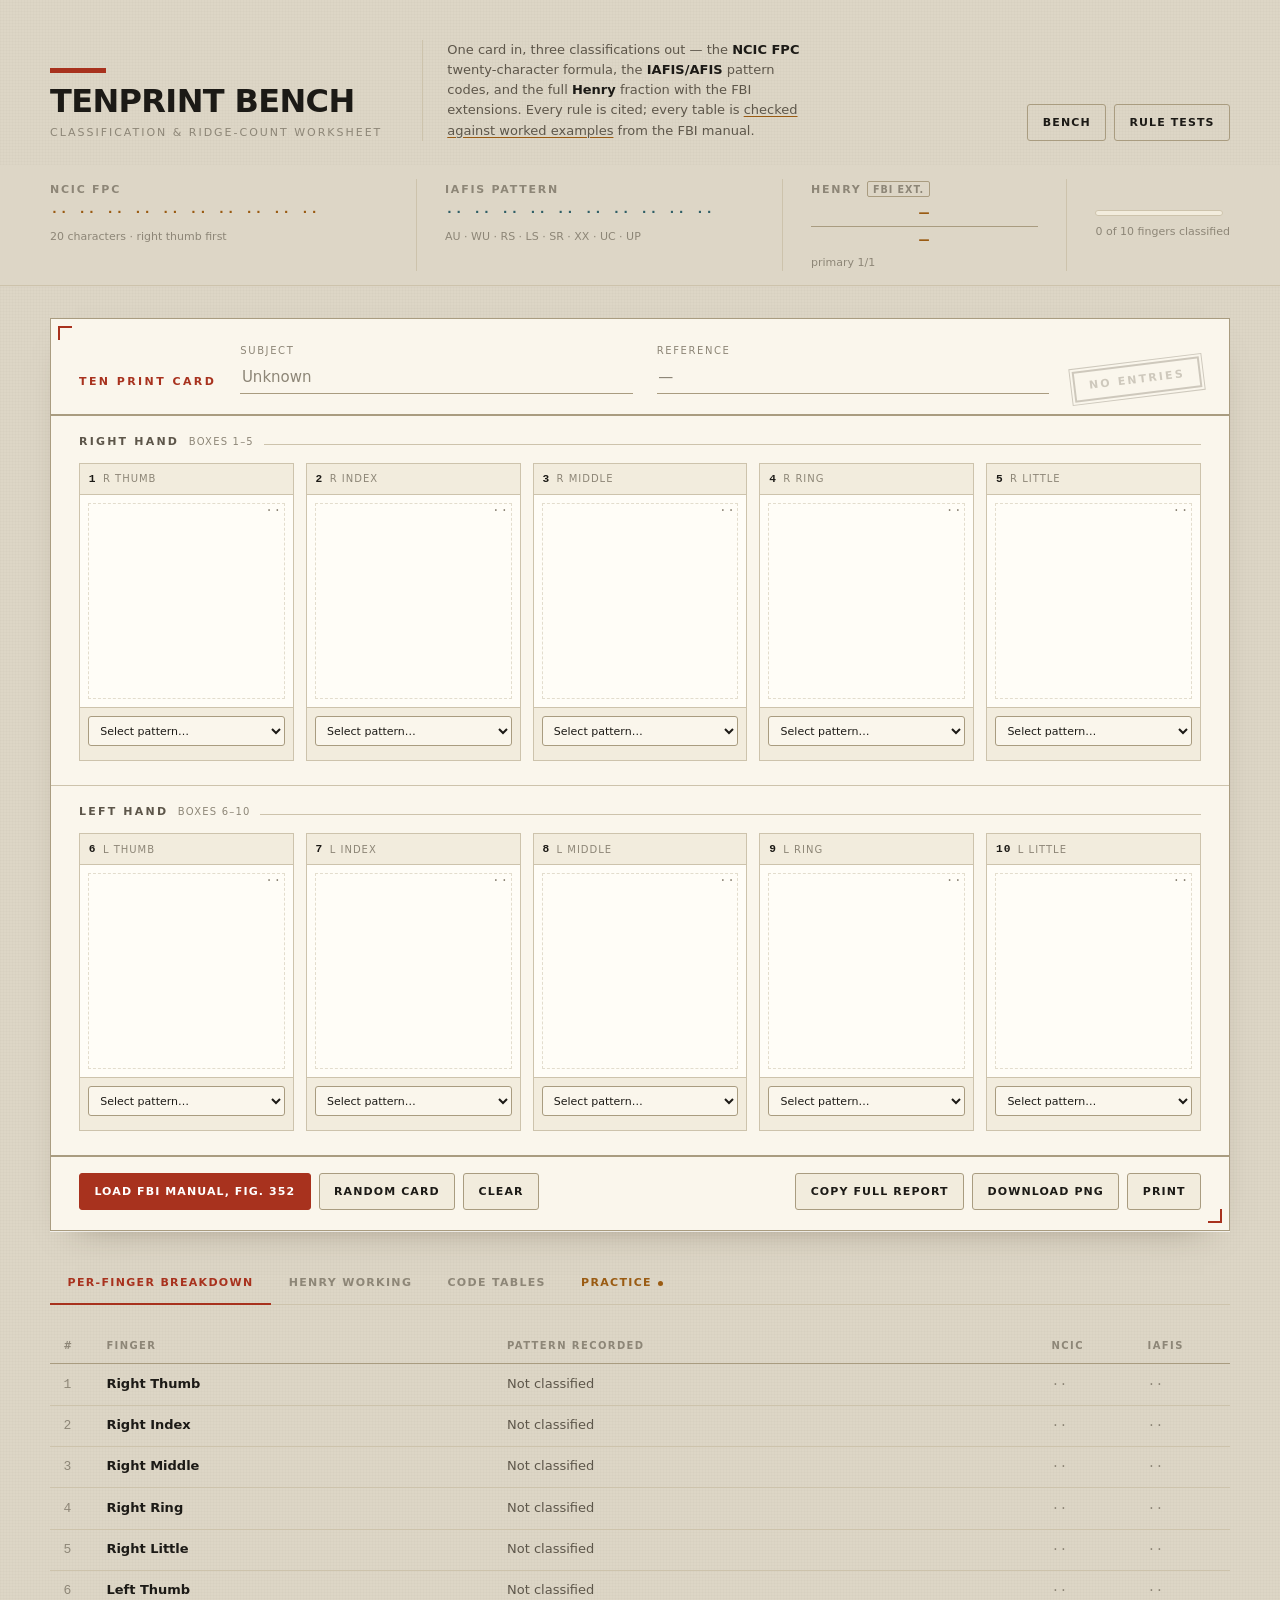
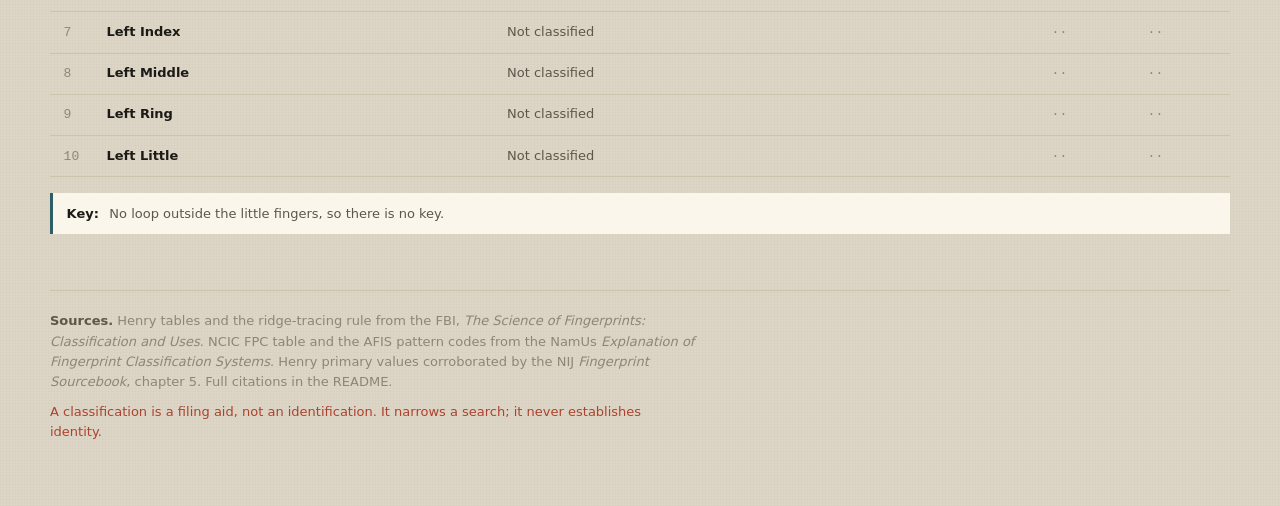
<file: index.html>
<!DOCTYPE html>
<html lang="en" data-theme="dark">
<head>
<meta charset="UTF-8">
<meta name="viewport" content="width=device-width, initial-scale=1">
<title>Tenprint Bench — NCIC, IAFIS &amp; Henry fingerprint classification</title>
<meta name="description" content="Classify a ten-finger card three ways at once: NCIC FPC, IAFIS/AFIS pattern codes, and the Henry system with FBI extensions.">
<link rel="stylesheet" href="assets/styles.css">
<link rel="icon" href="data:image/svg+xml,%3Csvg xmlns='http://www.w3.org/2000/svg' viewBox='0 0 32 32'%3E%3Ctext y='26' font-size='26'%3E%F0%9F%AB%86%3C/text%3E%3C/svg%3E">
<script>
/* Settle the theme before first paint. Doing this from app.js instead would
   paint the default once and then transition, which reads as a flash. */
(function () {
    var t = null;
    try { t = localStorage.getItem("tenprint-bench:theme"); } catch (e) { /* ignore */ }
    if (t !== "light" && t !== "dark") {
        t = window.matchMedia && window.matchMedia("(prefers-color-scheme: light)").matches
            ? "light" : "dark";
    }
    document.documentElement.setAttribute("data-theme", t);
})();
</script>
</head>
<body>

<a class="skip" href="#card">Skip to the card</a>

<header class="masthead">
    <div class="masthead-id">
        <span class="masthead-rule" aria-hidden="true"></span>
        <h1>Tenprint&nbsp;Bench</h1>
        <p class="masthead-sub">Classification &amp; ridge-count worksheet</p>
    </div>

    <p class="masthead-blurb">
        One card in, three classifications out — the <strong>NCIC FPC</strong> twenty-character
        formula, the <strong>IAFIS/AFIS</strong> pattern codes, and the full
        <strong>Henry</strong> fraction with the FBI extensions. Every rule is
        cited; every table is <a href="tests.html">checked against worked examples</a>
        from the FBI manual.
    </p>

    <div class="masthead-tools">
        <button type="button" id="themeToggle" class="btn btn-quiet" aria-pressed="false">
            <span data-theme-label>Paper</span>
        </button>
        <a class="btn btn-quiet" href="tests.html">Rule tests</a>
    </div>
</header>

<!-- ===================================================================
     The rail. Sticks to the top so the three formulas stay visible
     while the card below is being filled in.
     =================================================================== -->
<div class="rail" id="rail">
    <div class="rail-inner">

        <section class="readout" data-system="ncic" aria-labelledby="ncic-label">
            <header>
                <h2 id="ncic-label">NCIC <abbr title="Fingerprint Classification">FPC</abbr></h2>
                <button type="button" class="copy" data-copy="ncic" title="Copy the NCIC code">Copy</button>
            </header>
            <output class="code code-ncic" id="ncicCode">·· ·· ·· ·· ·· ·· ·· ·· ·· ··</output>
            <p class="readout-note" id="ncicNote">20 characters · right thumb first</p>
        </section>

        <section class="readout" data-system="afis" aria-labelledby="afis-label">
            <header>
                <h2 id="afis-label">IAFIS pattern</h2>
                <button type="button" class="copy" data-copy="afis" title="Copy the IAFIS codes">Copy</button>
            </header>
            <output class="code code-afis" id="afisCode">·· ·· ·· ·· ·· ·· ·· ·· ·· ··</output>
            <p class="readout-note" id="afisNote">AU · WU · RS · LS · SR · XX · UC · UP</p>
        </section>

        <section class="readout readout-henry" data-system="henry" aria-labelledby="henry-label">
            <header>
                <h2 id="henry-label">Henry <span class="tag">FBI ext.</span></h2>
                <button type="button" class="copy" data-copy="henry" title="Copy the Henry formula">Copy</button>
            </header>
            <output class="fraction" id="henryCode">
                <span class="fraction-num" id="henryNum">—</span>
                <span class="fraction-bar" aria-hidden="true"></span>
                <span class="fraction-den" id="henryDen">—</span>
            </output>
            <p class="readout-note" id="henryNote">key · major · primary · secondary · subsecondary · final</p>
        </section>

        <div class="rail-status">
            <div class="meter" role="progressbar" aria-valuemin="0" aria-valuemax="10" aria-valuenow="0" id="meter">
                <span class="meter-fill" id="meterFill"></span>
            </div>
            <p class="rail-count"><output id="meterLabel">0</output> of 10 fingers classified</p>
        </div>

    </div>
</div>

<main>

<!-- ===================================================================
     The card. Boxes 1-5 are the right hand, 6-10 the left, matching
     the layout of a real tenprint card.
     =================================================================== -->
<section class="card" id="card" aria-labelledby="card-label">

    <div class="card-head">
        <h2 id="card-label" class="card-title">Ten&nbsp;Print Card</h2>

        <div class="field">
            <label for="subjectName">Subject</label>
            <input type="text" id="subjectName" placeholder="Unknown" autocomplete="off" spellcheck="false">
        </div>
        <div class="field">
            <label for="caseRef">Reference</label>
            <input type="text" id="caseRef" placeholder="—" autocomplete="off" spellcheck="false">
        </div>

        <div class="stamp" id="stamp" data-state="empty"><span>No entries</span></div>
    </div>

    <div class="hands">
        <section class="hand" data-hand="right" aria-labelledby="right-label">
            <h3 id="right-label"><span>Right hand</span><small>boxes 1&ndash;5</small></h3>
            <div class="fingers" data-slots="right"></div>
        </section>

        <section class="hand" data-hand="left" aria-labelledby="left-label">
            <h3 id="left-label"><span>Left hand</span><small>boxes 6&ndash;10</small></h3>
            <div class="fingers" data-slots="left"></div>
        </section>
    </div>

    <div class="card-foot">
        <button type="button" class="btn btn-primary" id="loadExample">Load worked example</button>
        <button type="button" class="btn" id="randomise">Random card</button>
        <button type="button" class="btn" id="clearAll">Clear</button>
        <span class="foot-spacer"></span>
        <button type="button" class="btn" id="copyReport">Copy full report</button>
        <button type="button" class="btn" id="downloadPng">Download PNG</button>
        <button type="button" class="btn" id="printCard">Print</button>
    </div>
</section>

<!-- ===================================================================
     Workings. Everything the three readouts are hiding.
     =================================================================== -->
<section class="workings" aria-labelledby="workings-label">
    <h2 id="workings-label" class="visually-hidden">Detailed workings</h2>

    <div class="tabs" role="tablist" aria-label="Detailed workings">
        <button role="tab" id="tab-breakdown" aria-controls="panel-breakdown" aria-selected="true"  class="tab">Per-finger breakdown</button>
        <button role="tab" id="tab-henry"     aria-controls="panel-henry"     aria-selected="false" class="tab" tabindex="-1">Henry working</button>
        <button role="tab" id="tab-reference" aria-controls="panel-reference" aria-selected="false" class="tab" tabindex="-1">Code tables</button>
        <button role="tab" id="tab-practice"  aria-controls="panel-practice"  aria-selected="false" class="tab tab-accent" tabindex="-1">Practice<span class="tab-dot" aria-hidden="true"></span></button>
    </div>

    <div class="panel" id="panel-breakdown" role="tabpanel" aria-labelledby="tab-breakdown" tabindex="0">
        <div class="table-scroll">
            <table class="breakdown">
                <caption class="visually-hidden">Per-finger classification breakdown</caption>
                <thead>
                    <tr>
                        <th scope="col" class="col-no">#</th>
                        <th scope="col">Finger</th>
                        <th scope="col">Pattern recorded</th>
                        <th scope="col" class="col-code">NCIC</th>
                        <th scope="col" class="col-code">IAFIS</th>
                    </tr>
                </thead>
                <tbody id="breakdownBody"></tbody>
            </table>
        </div>
        <div class="flags" id="flags"></div>
    </div>

    <div class="panel" id="panel-henry" role="tabpanel" aria-labelledby="tab-henry" tabindex="0" hidden>
        <div class="henry-grid" id="henryGrid"></div>
    </div>

    <div class="panel" id="panel-reference" role="tabpanel" aria-labelledby="tab-reference" tabindex="0" hidden>
        <div class="ref-grid">

            <article class="ref">
                <h3>NCIC FPC — two characters per finger</h3>
                <table class="ref-table">
                    <tbody>
                        <tr><th scope="row">Plain arch</th><td><code>AA</code></td></tr>
                        <tr><th scope="row">Tented arch</th><td><code>TT</code></td></tr>
                        <tr><th scope="row">Ulnar loop</th><td>ridge count, zero&#8209;padded — <code>01</code>&ndash;<code>49</code></td></tr>
                        <tr><th scope="row">Radial loop</th><td>ridge count <strong>+ 50</strong> — <code>51</code>&ndash;<code>99</code></td></tr>
                        <tr><th scope="row">Plain whorl</th><td><code>PI</code> <code>PM</code> <code>PO</code></td></tr>
                        <tr><th scope="row">Central pocket loop whorl</th><td><code>CI</code> <code>CM</code> <code>CO</code></td></tr>
                        <tr><th scope="row">Double loop whorl</th><td><code>dI</code> <code>dM</code> <code>dO</code> <em>— lowercase d</em></td></tr>
                        <tr><th scope="row">Accidental whorl</th><td><code>XI</code> <code>XM</code> <code>XO</code></td></tr>
                        <tr><th scope="row">Missing or amputated</th><td><code>XX</code></td></tr>
                        <tr><th scope="row">Completely scarred</th><td><code>SR</code></td></tr>
                    </tbody>
                </table>
                <p class="ref-note">The NCIC table defines no code for an unclassifiable or
                unprinted finger — those exist only in AFIS. This bench leaves the position
                blank and flags it rather than inventing a value.</p>
            </article>

            <article class="ref">
                <h3>IAFIS / AFIS pattern level</h3>
                <table class="ref-table">
                    <tbody>
                        <tr><th scope="row"><code>AU</code></th><td>Arch, unspecified — plain and tented alike</td></tr>
                        <tr><th scope="row"><code>WU</code></th><td>Whorl, unspecified — all four whorl types</td></tr>
                        <tr><th scope="row"><code>RS</code></th><td>Right slant loop</td></tr>
                        <tr><th scope="row"><code>LS</code></th><td>Left slant loop</td></tr>
                        <tr><th scope="row"><code>SR</code></th><td>Complete scar</td></tr>
                        <tr><th scope="row"><code>XX</code></th><td>Amputation</td></tr>
                        <tr><th scope="row"><code>UC</code></th><td>Unable to classify</td></tr>
                        <tr><th scope="row"><code>UP</code></th><td>Unable to print — image not supplied</td></tr>
                    </tbody>
                </table>
                <p class="ref-note">Slant follows the hand: an ulnar loop slants right on the
                right hand and left on the left hand, and a radial loop does the reverse.
                The bench derives it from the box number, so you never enter it.</p>
            </article>

            <article class="ref">
                <h3>Whorl ridge tracing</h3>
                <p class="ref-prose">Trace the ridge from the extreme left delta toward the
                right delta. If it passes <strong>inside</strong> (above) the right delta with
                <strong>three or more</strong> ridges intervening, the tracing is
                <strong>inner — I</strong>. If it passes <strong>outside</strong> (below) with
                three or more intervening, it is <strong>outer — O</strong>. Every other
                tracing is <strong>meeting — M</strong>.</p>
                <div class="tracer" id="tracer">
                    <p class="tracer-title">Work it out</p>
                    <div class="tracer-controls">
                        <label for="tracerSide" class="visually-hidden">Which side of the right delta</label>
                        <select id="tracerSide">
                            <option value="inside">Passes inside / above</option>
                            <option value="outside">Passes outside / below</option>
                        </select>
                        <label for="tracerRidges" class="visually-hidden">Intervening ridges</label>
                        <input type="number" id="tracerRidges" min="0" max="30" step="1" placeholder="ridges" inputmode="numeric">
                        <output class="tracer-out" id="tracerOut">—</output>
                    </div>
                </div>
            </article>

            <article class="ref">
                <h3>Henry — the FBI tables</h3>
                <table class="ref-table">
                    <tbody>
                        <tr><th scope="row">Primary values</th><td>16 16 8 8 4 4 2 2 1 1 — whorls only; even fingers over odd, plus 1 each</td></tr>
                        <tr><th scope="row">Secondary</th><td>Index fingers as <code>A T R U W</code></td></tr>
                        <tr><th scope="row">Small letters</th><td><code>a</code> <code>t</code> anywhere; <code>r</code> outside the index fingers</td></tr>
                        <tr><th scope="row">Subsecondary — index</th><td>1&ndash;9 = <code>I</code>, 10 and over = <code>O</code></td></tr>
                        <tr><th scope="row">Subsecondary — middle</th><td>1&ndash;10 = <code>I</code>, 11 and over = <code>O</code></td></tr>
                        <tr><th scope="row">Subsecondary — ring</th><td>1&ndash;13 = <code>I</code>, 14 and over = <code>O</code></td></tr>
                        <tr><th scope="row">Major — thumbs</th><td>1&ndash;11 = <code>S</code>, 12&ndash;16 = <code>M</code>, 17 and over = <code>L</code></td></tr>
                        <tr><th scope="row">Major — expanded</th><td>when the left thumb counts 17+, the right thumb reads 1&ndash;17 = <code>S</code>, 18&ndash;22 = <code>M</code>, 23 and over = <code>L</code></td></tr>
                        <tr><th scope="row">Final</th><td>Ridge count of the right little finger loop; else the left</td></tr>
                        <tr><th scope="row">Key</th><td>First loop from the right thumb, little fingers excluded</td></tr>
                    </tbody>
                </table>
            </article>

        </div>
    </div>

    <!-- Practice. Real impressions, one at a time, name the pattern. The
         hand is given because a loop cannot be called ulnar or radial
         without it — which is the point of the drill. -->
    <div class="panel" id="panel-practice" role="tabpanel" aria-labelledby="tab-practice" tabindex="0" hidden>
        <div class="practice">

            <figure class="practice-plate">
                <div class="practice-print" id="quizPlate"></div>
                <figcaption class="practice-hand" id="quizHand">—</figcaption>
            </figure>

            <div class="practice-body">
                <p class="practice-prompt" id="quizPrompt">Which pattern is this?</p>
                <div class="practice-options" id="quizOptions"></div>
                <div class="practice-feedback" id="quizFeedback" role="status" aria-live="polite"></div>
                <div class="practice-actions">
                    <button type="button" class="btn btn-primary" id="quizNext">Next print</button>
                    <button type="button" class="btn" id="quizReset">Reset score</button>
                </div>
            </div>

            <aside class="practice-score" aria-label="Score">
                <div class="score-line">
                    <span class="score-num" id="quizStreak">0</span>
                    <span class="score-label">streak</span>
                </div>
                <div class="score-line">
                    <span class="score-num" id="quizPct">—</span>
                    <span class="score-label">correct</span>
                </div>
                <p class="score-tally"><output id="quizTally">no answers yet</output></p>
            </aside>

        </div>
    </div>
</section>

<footer class="colophon">
    <p><strong>Sources.</strong>
    Henry tables and the ridge-tracing rule from the FBI, <em>The Science of Fingerprints:
    Classification and Uses</em>. NCIC FPC table and the AFIS pattern codes from the NamUs
    <em>Explanation of Fingerprint Classification Systems</em>. Henry primary values
    corroborated by the NIJ <em>Fingerprint Sourcebook</em>, chapter 5.
    Full citations in the README.</p>
    <p class="colophon-warn">A classification is a filing aid, not an identification.
    It narrows a search; it never establishes identity.</p>
</footer>

</main>

<!-- The loupe. Any print box opens here, big enough to actually read the
     ridges, with the plate it came from. -->
<div class="loupe" id="loupe" hidden>
    <div class="loupe-sheet" role="dialog" aria-modal="true" aria-labelledby="loupeTitle">
        <button type="button" class="loupe-close" id="loupeClose" aria-label="Close">&times;</button>
        <div class="loupe-plate">
            <img id="loupeImg" alt="" draggable="false">
        </div>
        <div class="loupe-info">
            <p class="loupe-eyebrow" id="loupeFinger">—</p>
            <h3 id="loupeTitle">—</h3>
            <p class="loupe-note" id="loupeNote"></p>
            <dl class="loupe-codes">
                <div><dt>NCIC</dt><dd id="loupeNcic">··</dd></div>
                <div><dt>IAFIS</dt><dd id="loupeAfis">··</dd></div>
                <div><dt>Plate</dt><dd id="loupeFig">—</dd></div>
            </dl>
            <p class="loupe-src">Reference impression from the FBI, <em>The Science of
            Fingerprints</em>. Drag or scroll the image to inspect the ridges.</p>
        </div>
    </div>
</div>

<div class="toast" id="toast" role="status" aria-live="polite"></div>

<script src="assets/classify.js"></script>
<script src="assets/prints.js"></script>
<script src="assets/patterns.js"></script>
<script src="assets/app.js"></script>
</body>
</html>
</file>
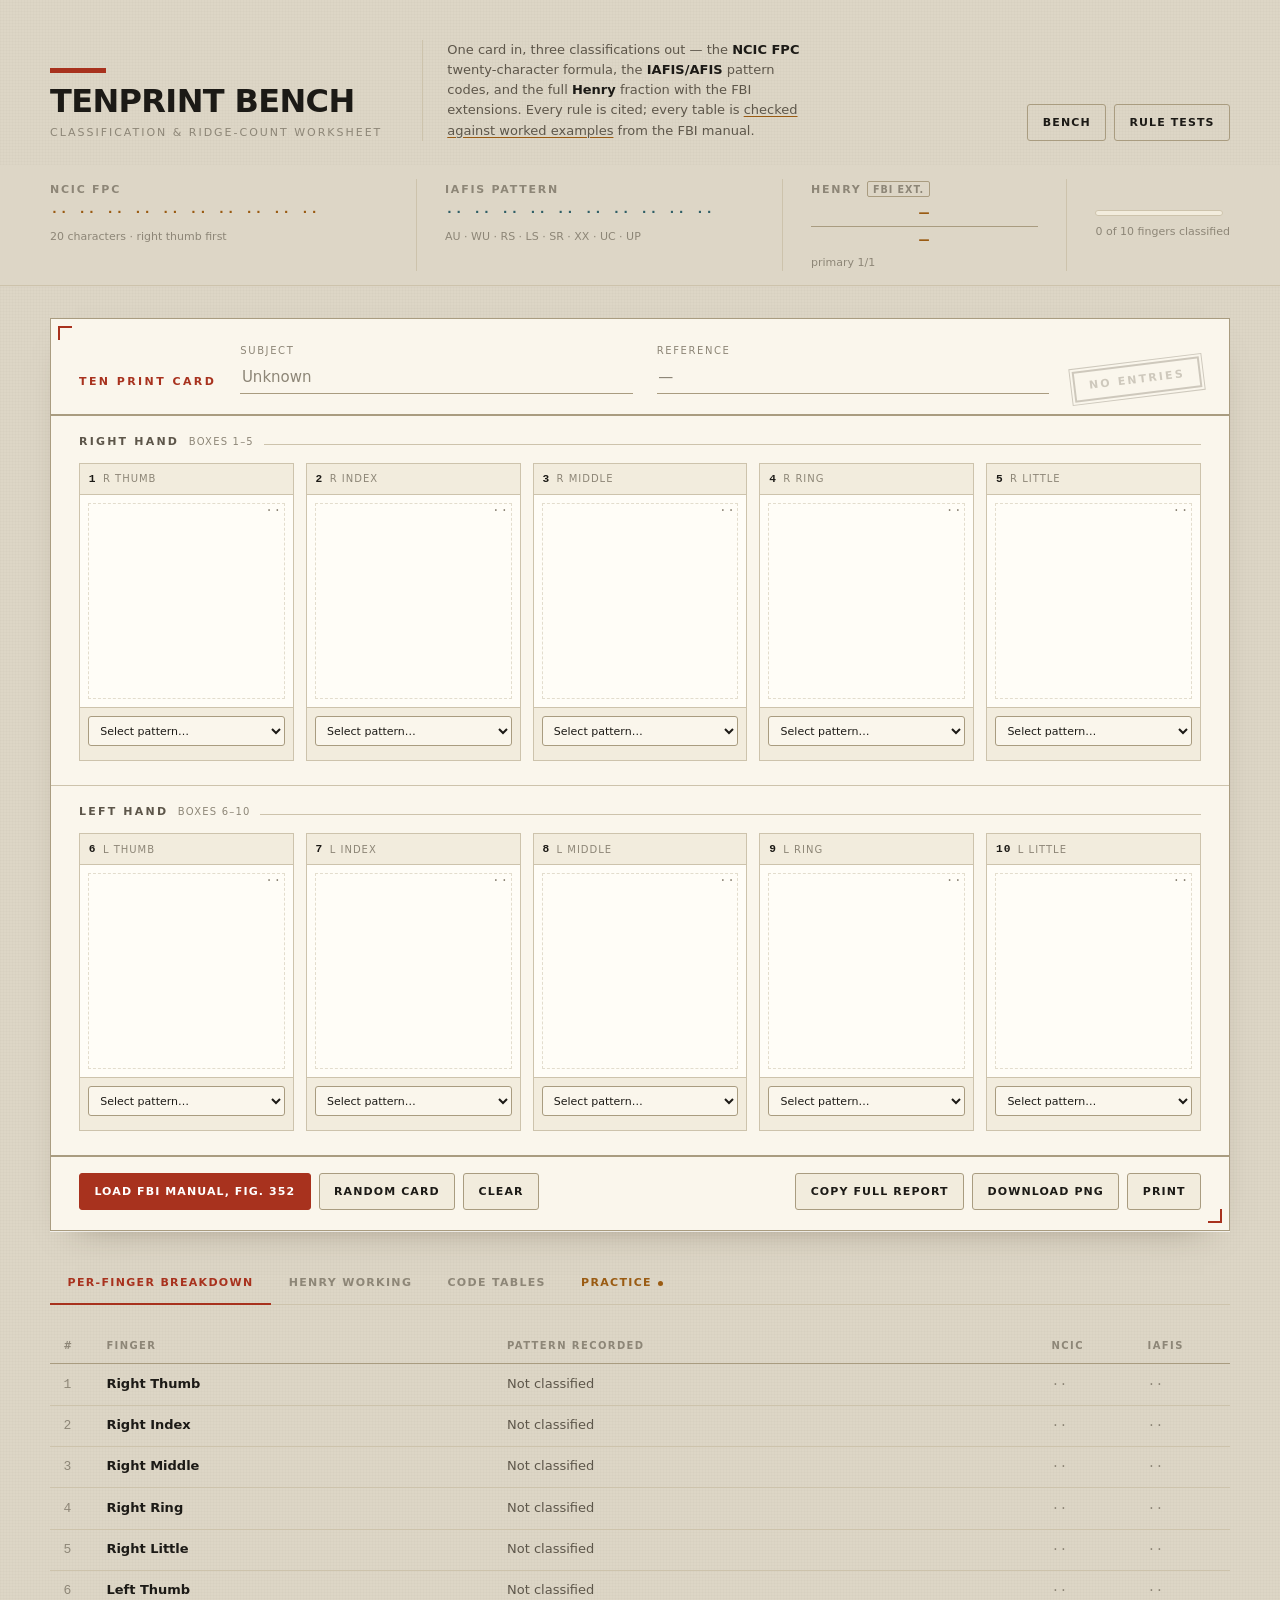
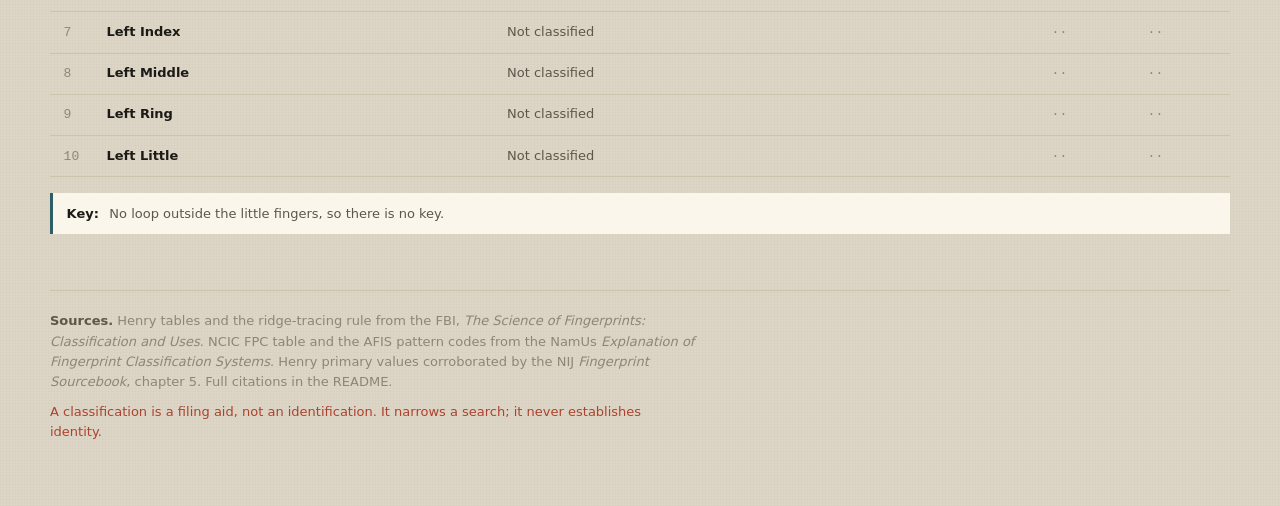
<file: IAFIS.html>
<!DOCTYPE html>
<html lang="en">
<head>
<meta charset="UTF-8">
<title>Moved — Tenprint Bench</title>
<meta http-equiv="refresh" content="0; url=index.html">
<link rel="canonical" href="index.html">
</head>
<body>
<p>The separate IAFIS page has been folded into the bench, which now computes
the NCIC FPC, the IAFIS pattern codes and the Henry formula together from a
single card. <a href="index.html">Continue to the bench</a>.</p>
</body>
</html>
</file>
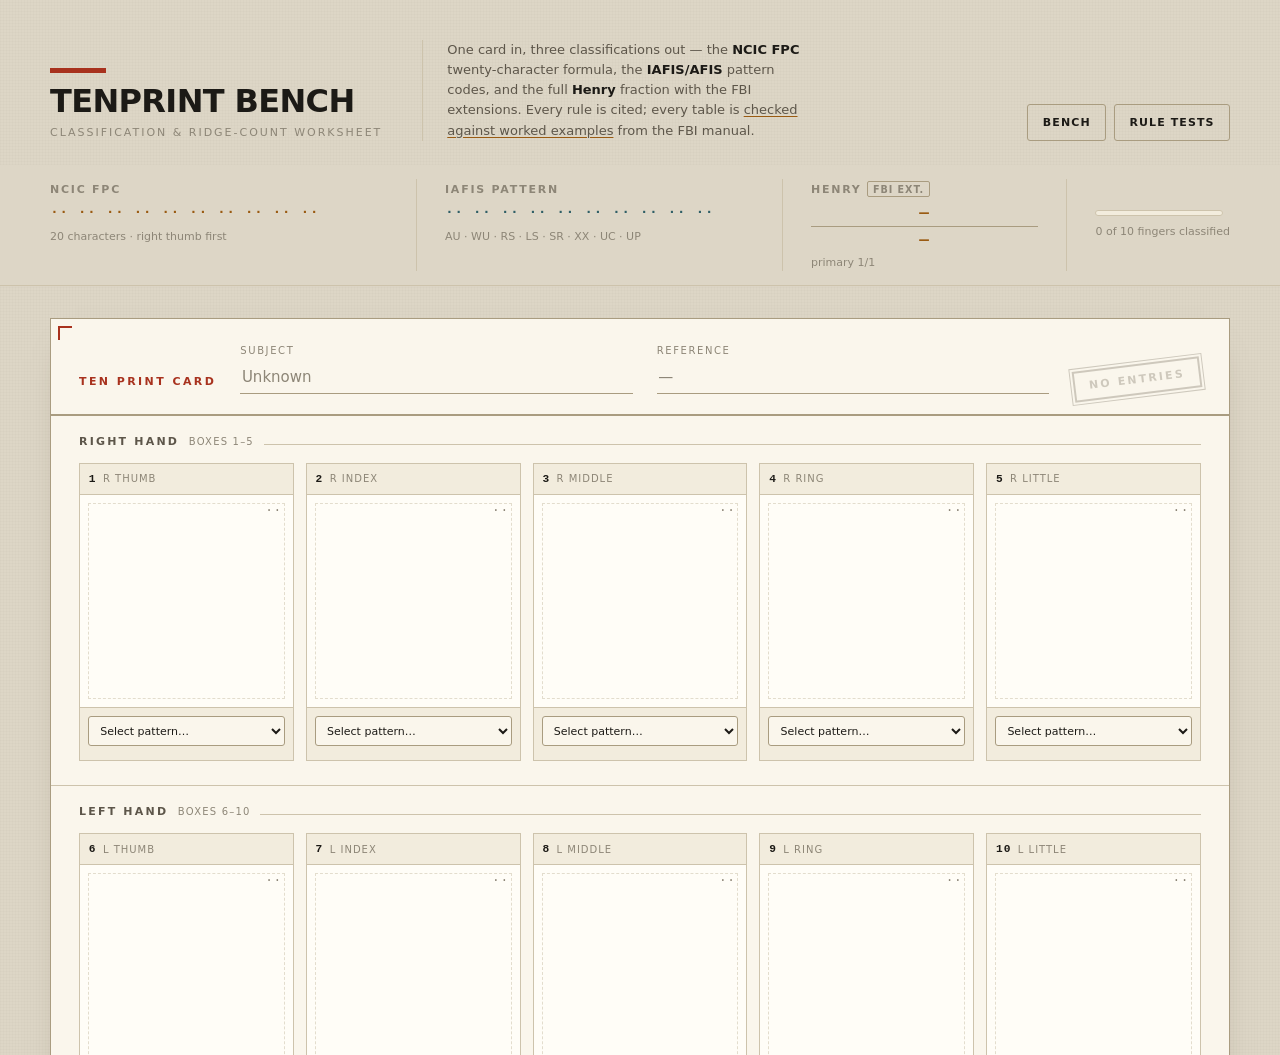
<file: NCIC.html>
<!DOCTYPE html>
<html lang="en">
<head>
<meta charset="UTF-8">
<title>Moved — Tenprint Bench</title>
<meta http-equiv="refresh" content="0; url=index.html">
<link rel="canonical" href="index.html">
</head>
<body>
<p>The separate NCIC page has been folded into the bench, which now computes
the NCIC FPC, the IAFIS pattern codes and the Henry formula together from a
single card. <a href="index.html">Continue to the bench</a>.</p>
</body>
</html>
</file>
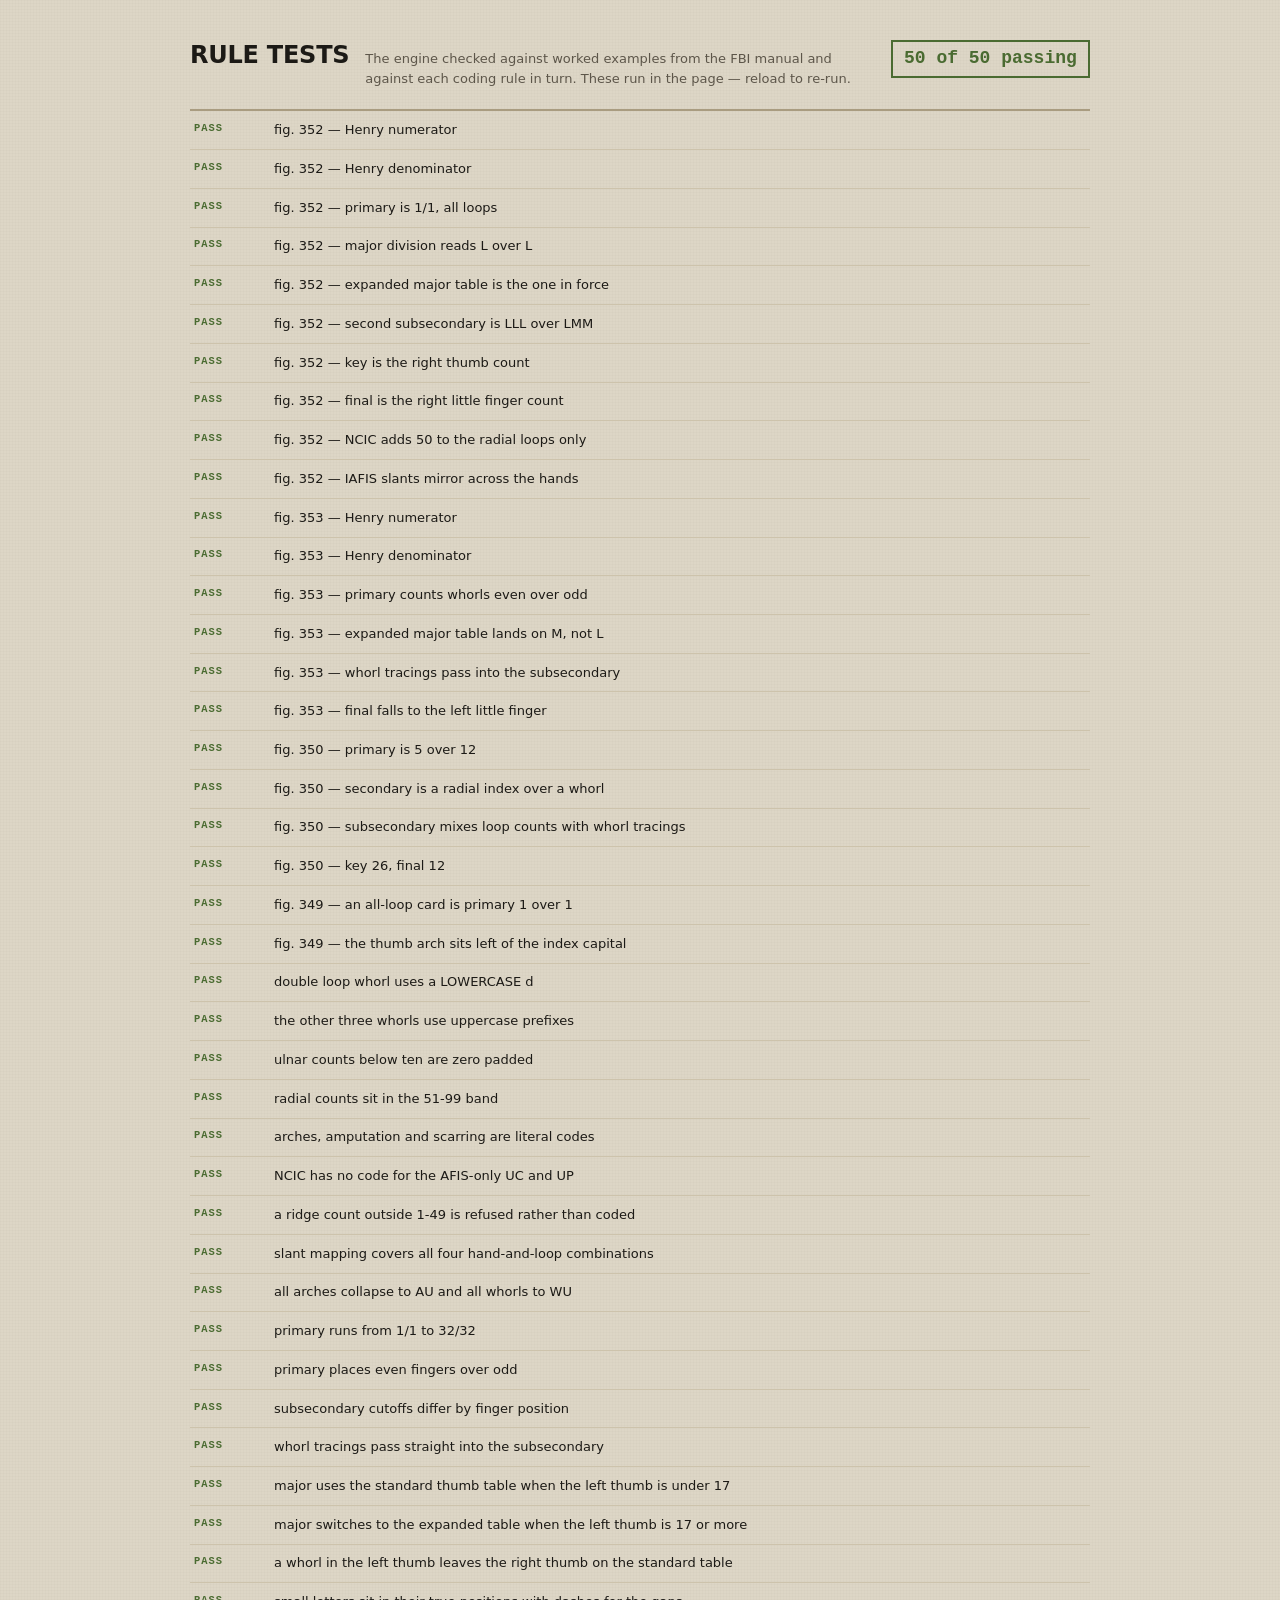
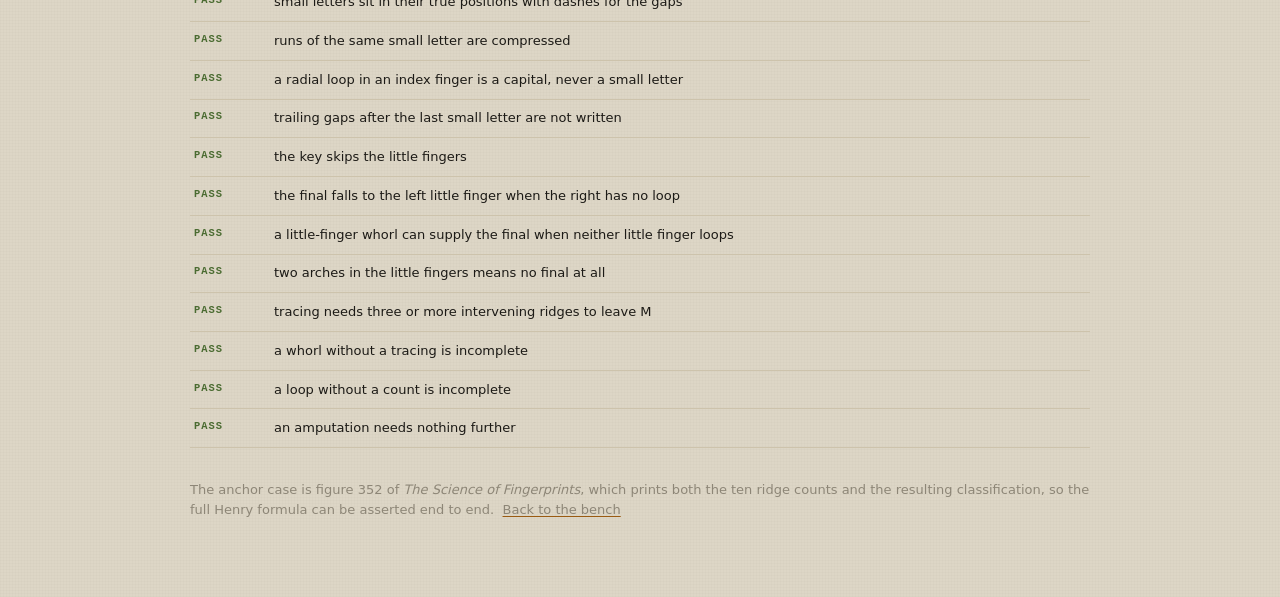
<file: tests.html>
<!DOCTYPE html>
<html lang="en" data-theme="dark">
<head>
<meta charset="UTF-8">
<meta name="viewport" content="width=device-width, initial-scale=1">
<title>Rule tests — Tenprint Bench</title>
<link rel="stylesheet" href="assets/styles.css">
<script>
/* Match whatever theme the bench was last left in, before first paint. */
(function () {
    var t = null;
    try { t = localStorage.getItem("tenprint-bench:theme"); } catch (e) { /* ignore */ }
    if (t !== "light" && t !== "dark") {
        t = window.matchMedia && window.matchMedia("(prefers-color-scheme: light)").matches
            ? "light" : "dark";
    }
    document.documentElement.setAttribute("data-theme", t);
})();
</script>
<style>
    .tests { max-width: 900px; margin: 0 auto; }
    .tests-head { display: flex; align-items: baseline; gap: 1rem; flex-wrap: wrap;
                  padding: 2.5rem 0 1.25rem; border-bottom: 2px solid var(--rule-strong); }
    .tests-head h1 { font-size: var(--step-2); text-transform: uppercase; letter-spacing: -0.01em; }
    .tests-head p { margin: 0; color: var(--ink-soft); font-size: var(--step--1); flex: 1 1 24ch; }
    #summary { font-family: var(--font-mono); font-weight: 700; font-size: var(--step-1);
               padding: 0.2rem 0.7rem; border: 2px solid currentColor; }
    #summary[data-state="pass"] { color: var(--ok); }
    #summary[data-state="fail"] { color: var(--stamp); }
    #results { list-style: none; margin: 0; padding: 0; }
    .t { display: grid; grid-template-columns: 4rem 1fr; gap: 0 1rem;
         padding: 0.55rem 0.25rem; border-bottom: 1px solid var(--rule); font-size: var(--step--1); }
    .t-mark { font-family: var(--font-mono); font-size: 0.65rem; font-weight: 700; letter-spacing: 0.1em; }
    .t-pass .t-mark { color: var(--ok); }
    .t-fail .t-mark { color: var(--stamp); }
    .t-fail { background: color-mix(in srgb, var(--stamp) 8%, transparent); }
    .t-msg { grid-column: 2; font-family: var(--font-mono); font-size: var(--step--2);
             color: var(--stamp); margin-top: 0.25rem; }
    .tests-foot { margin-top: 2rem; font-size: var(--step--1); color: var(--ink-faint); }
</style>
</head>
<body>

<div class="tests">
    <header class="tests-head">
        <h1>Rule tests</h1>
        <p>The engine checked against worked examples from the FBI manual and against
           each coding rule in turn. These run in the page — reload to re-run.</p>
        <output id="summary" data-state="pass">running…</output>
    </header>

    <ul id="results"></ul>

    <p class="tests-foot">
        The anchor case is figure 352 of <em>The Science of Fingerprints</em>, which prints
        both the ten ridge counts and the resulting classification, so the full Henry
        formula can be asserted end to end. &nbsp;<a href="index.html">Back to the bench</a>
    </p>
</div>

<script src="assets/classify.js"></script>
<script src="assets/tests.js"></script>
</body>
</html>
</file>
<file: assets/styles.css>
/* ==========================================================================
   Tenprint Bench

   The look is borrowed from the thing itself: a printed record card on a
   lab bench. Flat ink, ruled boxes, registration corners, a rubber stamp,
   monospace for anything that is literally a code. Two themes — "Bench"
   (dark room, lit card) and "Paper" (the card on its own).
   ========================================================================== */

/* --- 1. Tokens ----------------------------------------------------------- */

:root {
    --font-sans: ui-sans-serif, system-ui, "Segoe UI", Roboto, Helvetica, Arial, sans-serif;
    --font-mono: ui-monospace, "Cascadia Mono", "SF Mono", Consolas, "Liberation Mono", monospace;

    --step-0: 0.9375rem;
    --step--1: 0.8125rem;
    --step--2: 0.6875rem;
    --step-1: 1.125rem;
    --step-2: 1.5rem;
    --step-3: 2rem;

    --radius: 3px;
    --gap: 1.25rem;
    --card-max: 1180px;

    /* The page gutter. The rail bleeds to the full width by cancelling this
       out, so the two must stay in step or the page scrolls sideways. */
    --pad-x: 1.25rem;

    --ease: cubic-bezier(0.2, 0.7, 0.3, 1);
}

/* Bench — the default. */
[data-theme="dark"] {
    --bg:          #0c0e0d;
    --bg-grain:    rgba(255, 255, 255, 0.022);
    --surface:     #15100e;
    --surface-2:   #1c1614;
    --plate:       #0e0b09;
    --print-ink:   #d3c8b3;

    --ink:         #ece4d6;
    --ink-soft:    #a79c8b;
    --ink-faint:   #6d6459;

    --rule:        #33291f;
    --rule-strong: #4a3b2c;

    --accent:      #e0913f;   /* amber — live values          */
    --stamp:       #d24b32;   /* stamp red — alerts, headings  */
    --cool:        #6fa5a8;   /* verdigris — secondary data    */
    --ok:          #7fa860;

    --shadow: 0 1px 0 rgba(255,255,255,0.03), 0 18px 40px -24px rgba(0,0,0,0.9);
}

/* Paper. */
[data-theme="light"] {
    --bg:          #ddd6c6;
    --bg-grain:    rgba(0, 0, 0, 0.016);
    --surface:     #faf6ec;
    --surface-2:   #f2ecdd;
    --plate:       #fffdf7;
    --print-ink:   #23201a;

    --ink:         #1c1a16;
    --ink-soft:    #5d564a;
    --ink-faint:   #8d8677;

    --rule:        #cdc3ac;
    --rule-strong: #a99c80;

    --accent:      #9a5b12;
    --stamp:       #a8321e;
    --cool:        #2f5f66;
    --ok:          #4a6b31;

    --shadow: 0 1px 0 rgba(255,255,255,0.7), 0 16px 36px -26px rgba(60,45,25,0.55);
}

/* --- 2. Base ------------------------------------------------------------- */

*, *::before, *::after { box-sizing: border-box; }

html { -webkit-text-size-adjust: 100%; }

body {
    margin: 0;
    padding: 0 var(--pad-x) 4rem;
    font-family: var(--font-sans);
    font-size: var(--step-0);
    line-height: 1.55;
    color: var(--ink);
    background-color: var(--bg);
    /* A faint bench grain so the flat fields do not read as a web form. */
    background-image:
        repeating-linear-gradient(0deg, var(--bg-grain) 0 1px, transparent 1px 3px),
        repeating-linear-gradient(90deg, var(--bg-grain) 0 1px, transparent 1px 3px);
    transition: background-color 0.35s var(--ease), color 0.35s var(--ease);
}

h1, h2, h3 { margin: 0; font-weight: 700; line-height: 1.15; }

a { color: inherit; text-underline-offset: 0.18em; text-decoration-color: var(--accent); }
a:hover { color: var(--accent); }

:focus-visible {
    outline: 2px solid var(--accent);
    outline-offset: 2px;
}

.visually-hidden {
    position: absolute; width: 1px; height: 1px;
    margin: -1px; padding: 0; border: 0;
    clip-path: inset(50%); overflow: hidden; white-space: nowrap;
}

.skip {
    position: absolute; left: -999px; top: 0; z-index: 100;
    padding: 0.6rem 1rem; background: var(--stamp); color: #fff;
}
.skip:focus { left: 0.5rem; top: 0.5rem; }

/* --- 3. Masthead --------------------------------------------------------- */

.masthead {
    max-width: var(--card-max);
    margin: 0 auto;
    padding: 2.5rem 0 1.5rem;
    display: grid;
    grid-template-columns: minmax(0, auto) minmax(0, 1fr) minmax(0, auto);
    gap: 1.25rem 2.5rem;
    align-items: end;
}

.masthead-rule {
    display: block;
    width: 3.5rem; height: 5px;
    background: var(--stamp);
    margin-bottom: 0.6rem;
}

.masthead h1 {
    font-size: clamp(1.6rem, 4vw, var(--step-3));
    letter-spacing: -0.02em;
    text-transform: uppercase;
}

.masthead-sub {
    margin: 0.25rem 0 0;
    font-size: var(--step--2);
    letter-spacing: 0.18em;
    text-transform: uppercase;
    color: var(--ink-faint);
}

.masthead-blurb {
    margin: 0;
    max-width: 46ch;
    font-size: var(--step--1);
    color: var(--ink-soft);
    border-left: 1px solid var(--rule);
    padding-left: 1.5rem;
}
.masthead-blurb strong { color: var(--ink); font-weight: 600; }

.masthead-tools { display: flex; gap: 0.5rem; }

/* --- 4. Buttons ---------------------------------------------------------- */

.btn {
    font: inherit;
    font-size: var(--step--2);
    letter-spacing: 0.1em;
    text-transform: uppercase;
    font-weight: 600;
    color: var(--ink);
    background: var(--surface-2);
    border: 1px solid var(--rule-strong);
    border-radius: var(--radius);
    padding: 0.55rem 0.9rem;
    cursor: pointer;
    text-decoration: none;
    white-space: nowrap;
    transition: border-color 0.15s var(--ease), color 0.15s var(--ease), background 0.15s var(--ease);
}
.btn:hover { border-color: var(--accent); color: var(--accent); }
.btn:active { transform: translateY(1px); }

.btn-primary {
    background: var(--stamp);
    border-color: var(--stamp);
    color: #fff;
}
.btn-primary:hover { background: transparent; color: var(--stamp); border-color: var(--stamp); }

.btn-quiet { background: transparent; }

/* --- 5. The rail --------------------------------------------------------- */

.rail {
    position: sticky;
    top: 0;
    z-index: 30;
    margin: 0 calc(var(--pad-x) * -1);
    padding: 0 var(--pad-x);
    background: color-mix(in srgb, var(--bg) 88%, transparent);
    backdrop-filter: blur(6px);
    border-bottom: 1px solid var(--rule);
}

.rail-inner {
    max-width: var(--card-max);
    margin: 0 auto;
    display: grid;
    grid-template-columns: 1.45fr 1.45fr 1.1fr auto;
    gap: 0 1.75rem;
    align-items: stretch;
    padding: 0.9rem 0;
}

.readout { min-width: 0; }

.readout + .readout,
.rail-status { border-left: 1px solid var(--rule); padding-left: 1.75rem; }

.readout header {
    display: flex; align-items: baseline; justify-content: space-between; gap: 0.5rem;
    margin-bottom: 0.3rem;
}

.readout h2 {
    font-size: var(--step--2);
    letter-spacing: 0.16em;
    text-transform: uppercase;
    color: var(--ink-faint);
    font-weight: 700;
}
.readout h2 abbr { text-decoration: none; }

.tag {
    font-size: 0.6rem; letter-spacing: 0.1em;
    padding: 0.1rem 0.3rem;
    border: 1px solid var(--rule-strong);
    color: var(--ink-faint);
    border-radius: 2px;
}

.copy {
    font: inherit; font-size: 0.65rem; letter-spacing: 0.1em; text-transform: uppercase;
    background: none; border: 0; padding: 0.1rem 0.2rem;
    color: var(--ink-faint); cursor: pointer;
    opacity: 0; transition: opacity 0.15s var(--ease), color 0.15s var(--ease);
}
.readout:hover .copy, .copy:focus-visible { opacity: 1; }
.copy:hover { color: var(--accent); }

/* Twenty characters plus separators is wider than the column at any
   comfortable size, so the code wraps rather than being clipped. The pairs
   are space-separated, so a break never falls inside one. */
.code {
    display: block;
    font-family: var(--font-mono);
    font-size: clamp(0.9rem, 1.15vw, 1.1rem);
    font-weight: 600;
    letter-spacing: 0.03em;
    line-height: 1.3;
    color: var(--accent);
    padding-bottom: 0.15rem;
}
.code-afis { color: var(--cool); }

.readout-note {
    margin: 0.2rem 0 0;
    font-size: var(--step--2);
    color: var(--ink-faint);
    white-space: nowrap;
    overflow: hidden;
    text-overflow: ellipsis;
}

/* The Henry fraction is a real fraction, drawn as one. */
.fraction {
    display: grid;
    justify-items: center;
    font-family: var(--font-mono);
    font-size: clamp(0.8rem, 1.25vw, 1rem);
    font-weight: 600;
    letter-spacing: 0.08em;
    color: var(--accent);
    line-height: 1.3;
}
.fraction-bar {
    width: 100%;
    height: 1px;
    background: var(--rule-strong);
    margin: 0.15rem 0;
}
.fraction-num, .fraction-den { white-space: nowrap; }

.rail-status { display: flex; flex-direction: column; justify-content: center; gap: 0.4rem; }

.meter {
    width: 8rem; height: 6px;
    background: var(--surface-2);
    border: 1px solid var(--rule);
    border-radius: 99px;
    overflow: hidden;
}
.meter-fill {
    display: block; height: 100%; width: 0;
    background: var(--accent);
    transition: width 0.3s var(--ease), background 0.3s var(--ease);
}
.meter[aria-valuenow="10"] .meter-fill { background: var(--ok); }

.rail-count { margin: 0; font-size: var(--step--2); color: var(--ink-faint); }

/* --- 6. The card --------------------------------------------------------- */

main { max-width: var(--card-max); margin: 0 auto; }

.card {
    position: relative;
    margin-top: 2rem;
    background: var(--surface);
    border: 1px solid var(--rule-strong);
    box-shadow: var(--shadow);
}

/* Registration corners — the small crop marks on a real form. */
.card::before, .card::after {
    content: "";
    position: absolute;
    width: 14px; height: 14px;
    border: 2px solid var(--stamp);
    pointer-events: none;
}
.card::before { top: 7px; left: 7px; border-right: 0; border-bottom: 0; }
.card::after  { bottom: 7px; right: 7px; border-left: 0; border-top: 0; }

.card-head {
    display: grid;
    grid-template-columns: auto repeat(2, minmax(0, 1fr)) auto;
    gap: 1.5rem;
    align-items: end;
    padding: 1.5rem 1.75rem 1.25rem;
    border-bottom: 2px solid var(--rule-strong);
}

.card-title {
    font-size: var(--step--2);
    letter-spacing: 0.22em;
    text-transform: uppercase;
    color: var(--stamp);
    padding-bottom: 0.35rem;
}

.field { display: grid; gap: 0.2rem; min-width: 0; }

.field label {
    font-size: 0.625rem;
    letter-spacing: 0.16em;
    text-transform: uppercase;
    color: var(--ink-faint);
}

.field input {
    font: inherit;
    font-size: var(--step-0);
    color: var(--ink);
    background: transparent;
    border: 0;
    border-bottom: 1px solid var(--rule-strong);
    padding: 0.25rem 0.1rem;
    border-radius: 0;
    min-width: 0;
}
.field input::placeholder { color: var(--ink-faint); }
.field input:focus { outline: 0; border-bottom-color: var(--accent); }

/* The stamp. Rotated, double-ruled, deliberately imperfect. */
.stamp {
    justify-self: end;
    transform: rotate(-7deg);
    border: 2px solid currentColor;
    outline: 1px solid currentColor;
    outline-offset: 2px;
    padding: 0.3rem 0.85rem;
    font-size: var(--step--2);
    font-weight: 800;
    letter-spacing: 0.2em;
    text-transform: uppercase;
    opacity: 0.75;
    white-space: nowrap;
    transition: color 0.25s var(--ease), opacity 0.25s var(--ease);
}
.stamp[data-state="empty"]      { color: var(--ink-faint); opacity: 0.4; }
.stamp[data-state="partial"]    { color: var(--accent); }
.stamp[data-state="incomplete"] { color: var(--stamp); }
.stamp[data-state="complete"]   { color: var(--ok); opacity: 0.9; }

/* --- 7. Hands and finger boxes ------------------------------------------- */

.hands { display: grid; }

.hand { padding: 1.25rem 1.75rem 1.5rem; }
.hand + .hand { border-top: 1px solid var(--rule); }

.hand h3 {
    display: flex; align-items: baseline; gap: 0.6rem;
    font-size: var(--step--2);
    letter-spacing: 0.2em;
    text-transform: uppercase;
    color: var(--ink-soft);
    margin-bottom: 0.9rem;
}
.hand h3 small {
    font-size: 0.625rem; letter-spacing: 0.12em;
    color: var(--ink-faint); font-weight: 500;
}
.hand h3::after {
    content: ""; flex: 1; height: 1px; background: var(--rule);
}

.fingers {
    display: grid;
    grid-template-columns: repeat(5, minmax(0, 1fr));
    gap: 0.75rem;
}

.finger {
    display: flex;
    flex-direction: column;
    min-width: 0;
    border: 1px solid var(--rule);
    background: var(--surface-2);
    transition: border-color 0.2s var(--ease);
}
.finger:focus-within { border-color: var(--accent); }
.finger[data-status="incomplete"] { border-color: var(--stamp); }

.finger-head {
    display: flex; align-items: center; gap: 0.4rem;
    padding: 0.4rem 0.55rem;
    border-bottom: 1px solid var(--rule);
    font-size: 0.625rem;
    letter-spacing: 0.1em;
    text-transform: uppercase;
    color: var(--ink-faint);
}
.finger-no {
    font-family: var(--font-mono);
    font-weight: 700;
    font-size: 0.7rem;
    color: var(--ink);
}
.finger-name { overflow: hidden; text-overflow: ellipsis; white-space: nowrap; }

/* The print box: where the impression would be rolled. Kept square, like
   the numbered boxes on the card itself, and clickable to open the loupe. */
.finger-plate {
    position: relative;
    display: block;
    width: 100%;
    padding: 0;
    aspect-ratio: 1 / 1;
    background: var(--plate);
    border: 0;
    border-bottom: 1px solid var(--rule);
    overflow: hidden;
    cursor: zoom-in;
    font: inherit;
    color: inherit;
}
.finger-plate:disabled { cursor: default; }

.plate-zoom {
    position: absolute;
    left: 0.35rem; bottom: 0.3rem;
    z-index: 2;
    font-size: 0.95rem;
    line-height: 1;
    padding: 0.18rem 0.3rem;
    border-radius: 2px;
    color: var(--bg);
    background: var(--accent);
    opacity: 0;
    transform: translateY(3px);
    transition: opacity 0.16s var(--ease), transform 0.16s var(--ease);
}
.finger-plate:not(:disabled):hover .plate-zoom,
.finger-plate:focus-visible .plate-zoom { opacity: 1; transform: none; }
.finger-plate:not(:disabled):hover .print-ink { transform: scale(1.03); }
.finger-plate:not(:disabled):hover .print-ink[data-mirror="true"] { transform: scaleX(-1) scale(1.03); }

.plate-art { position: absolute; inset: 0; }

/* The impression itself: a real inked exemplar, shown as an image. The
   light theme presents it as it was printed, black on paper; the dark theme
   inverts it, which is how the same card reads on a light table. */
.print-ink {
    position: absolute;
    inset: 0;
    width: 100%;
    height: 100%;
    object-fit: cover;
    user-select: none;
    -webkit-user-drag: none;
}
[data-theme="dark"] .print-ink { filter: invert(1) contrast(1.06); }
[data-theme="light"] .print-ink { filter: contrast(1.04); }

/* A loop from the other hand is the same impression, handed. */
.print-ink[data-mirror="true"] { transform: scaleX(-1); }

/* Boxes with nothing to show are annotated the way a card would be. */
.print-note {
    position: absolute;
    inset: 8px;
    display: grid;
    place-items: center;
    border: 1px dashed var(--rule-strong);
    color: var(--ink-faint);
}
.print-note-label {
    font-family: var(--font-mono);
    font-size: 1.15rem;
    font-weight: 700;
    letter-spacing: 0.1em;
}
.print-note[data-kind="amputated"] {
    background:
        repeating-linear-gradient(45deg,
            transparent 0 7px,
            color-mix(in srgb, var(--ink-faint) 22%, transparent) 7px 8px);
}
.print-note[data-kind="unclassifiable"] { border-style: solid; }

.print-empty {
    position: absolute;
    inset: 8px;
    border: 1px dashed var(--rule);
    opacity: 0.55;
}

.finger-code {
    position: absolute;
    top: 0.3rem; right: 0.4rem;
    z-index: 2;
    font-family: var(--font-mono);
    font-size: 0.8rem;
    font-weight: 700;
    letter-spacing: 0.05em;
    color: var(--accent);
    background: color-mix(in srgb, var(--plate) 82%, transparent);
    padding: 0.05rem 0.28rem;
    border-radius: 2px;
}
.finger-code[data-empty="true"] {
    color: var(--ink-faint); font-weight: 400; background: none;
}

/* An implicit auto column would be sized by the widest option text
   ("Central Pocket Loop Whorl") and push the whole card past the viewport on
   a phone. Pin the track so the select can actually shrink. */
.finger-controls {
    padding: 0.5rem;
    display: grid;
    grid-template-columns: minmax(0, 1fr);
    gap: 0.4rem;
}

.finger select,
.finger input[type="number"] {
    font: inherit;
    font-size: var(--step--2);
    width: 100%;
    min-width: 0;
    color: var(--ink);
    background: var(--surface);
    border: 1px solid var(--rule-strong);
    border-radius: var(--radius);
    padding: 0.4rem 0.45rem;
}
.finger select:focus, .finger input:focus { outline: 0; border-color: var(--accent); }
.finger input::placeholder { color: var(--ink-faint); }

/* Tracing is three states — a segmented control beats a dropdown. */
.tracing { display: grid; grid-template-columns: repeat(3, 1fr); gap: 2px; }
.tracing button {
    font: inherit;
    font-family: var(--font-mono);
    font-size: var(--step--2);
    font-weight: 700;
    padding: 0.35rem 0;
    color: var(--ink-faint);
    background: var(--surface);
    border: 1px solid var(--rule-strong);
    cursor: pointer;
    transition: color 0.12s var(--ease), border-color 0.12s var(--ease), background 0.12s var(--ease);
}
.tracing button:hover { color: var(--ink); }
.tracing button[aria-pressed="true"] {
    color: var(--bg);
    background: var(--accent);
    border-color: var(--accent);
}

.hint {
    margin: 0;
    font-size: 0.625rem;
    letter-spacing: 0.06em;
    color: var(--stamp);
    text-transform: uppercase;
}

/* --- 8. Card footer ------------------------------------------------------ */

.card-foot {
    display: flex; flex-wrap: wrap; gap: 0.5rem; align-items: center;
    padding: 1rem 1.75rem 1.25rem;
    border-top: 2px solid var(--rule-strong);
}
.foot-spacer { flex: 1; }

/* --- 9. Workings --------------------------------------------------------- */

.workings { margin-top: 2rem; }

.tabs {
    display: flex;
    flex-wrap: wrap;
    gap: 0;
    border-bottom: 1px solid var(--rule);
}

.tab {
    font: inherit;
    font-size: var(--step--2);
    letter-spacing: 0.12em;
    text-transform: uppercase;
    font-weight: 600;
    background: none;
    border: 0;
    border-bottom: 2px solid transparent;
    color: var(--ink-faint);
    padding: 0.7rem 1.1rem;
    cursor: pointer;
    margin-bottom: -1px;
}
.tab:hover { color: var(--ink); }
.tab[aria-selected="true"] { color: var(--stamp); border-bottom-color: var(--stamp); }

.panel { padding: 1.5rem 0 0; }

.table-scroll { overflow-x: auto; }

.breakdown { width: 100%; border-collapse: collapse; font-size: var(--step--1); }
.breakdown th, .breakdown td {
    text-align: left;
    padding: 0.6rem 0.85rem;
    border-bottom: 1px solid var(--rule);
    vertical-align: baseline;
}
.breakdown thead th {
    font-size: 0.625rem; letter-spacing: 0.14em; text-transform: uppercase;
    color: var(--ink-faint); border-bottom-color: var(--rule-strong);
    white-space: nowrap;
}
.breakdown tbody tr:hover { background: var(--surface-2); }
.breakdown .col-no { width: 2.5rem; }
.breakdown .col-code { width: 6rem; }
.breakdown td.mono {
    font-family: var(--font-mono); font-weight: 700; color: var(--accent);
}
.breakdown td.mono.cool { color: var(--cool); }
.breakdown td.mono.void { color: var(--ink-faint); font-weight: 400; }
.breakdown .fname { white-space: nowrap; }
.breakdown .detail { color: var(--ink-soft); }

.flags { margin-top: 1rem; display: grid; gap: 0.5rem; }
.flag {
    display: flex; gap: 0.65rem; align-items: baseline;
    font-size: var(--step--1);
    padding: 0.65rem 0.85rem;
    border-left: 3px solid var(--stamp);
    background: var(--surface);
    color: var(--ink-soft);
}
.flag[data-kind="info"] { border-left-color: var(--cool); }
.flag[data-kind="ok"]   { border-left-color: var(--ok); }
.flag strong { color: var(--ink); font-weight: 600; }

/* Henry working — one tile per division. Cells carry their own rules
   rather than showing through a gap, so a short final row leaves clean
   empty space instead of a stray block of grid background. */
.henry-grid {
    display: grid;
    grid-template-columns: repeat(auto-fit, minmax(230px, 1fr));
    border-top: 1px solid var(--rule);
    border-left: 1px solid var(--rule);
}

.hcell {
    background: var(--surface);
    padding: 1rem 1.1rem;
    border-right: 1px solid var(--rule);
    border-bottom: 1px solid var(--rule);
}

.hcell h4 {
    margin: 0 0 0.5rem;
    font-size: 0.625rem; letter-spacing: 0.16em; text-transform: uppercase;
    color: var(--ink-faint); font-weight: 700;
}
.hcell .value {
    font-family: var(--font-mono);
    font-size: var(--step-1);
    font-weight: 700;
    color: var(--accent);
    letter-spacing: 0.06em;
}
.hcell .value .over { color: var(--ink-faint); font-weight: 400; margin: 0 0.25em; }
.hcell p { margin: 0.45rem 0 0; font-size: var(--step--1); color: var(--ink-soft); }
.hcell code { font-family: var(--font-mono); color: var(--ink); }

/* Reference tables. Columns rather than a grid: the four articles are very
   different heights, and columns pack them without leaving one lane empty. */
.ref-grid {
    columns: 3 300px;
    column-gap: 2rem;
}
.ref {
    break-inside: avoid;
    margin-bottom: 2rem;
}
.ref h3 {
    font-size: var(--step--1);
    letter-spacing: 0.1em;
    text-transform: uppercase;
    color: var(--stamp);
    padding-bottom: 0.5rem;
    border-bottom: 1px solid var(--rule-strong);
    margin-bottom: 0.75rem;
}
.ref-table { width: 100%; border-collapse: collapse; font-size: var(--step--1); }
.ref-table th, .ref-table td {
    text-align: left; padding: 0.4rem 0; border-bottom: 1px solid var(--rule);
    vertical-align: baseline;
}
.ref-table th { font-weight: 500; color: var(--ink-soft); padding-right: 1rem; }
.ref-table td { color: var(--ink); }
.ref-table em { color: var(--ink-faint); font-size: var(--step--2); }
code {
    font-family: var(--font-mono);
    font-size: 0.9em;
    color: var(--accent);
    font-weight: 600;
}
.ref-note, .ref-prose { font-size: var(--step--1); color: var(--ink-soft); }
.ref-prose strong { color: var(--ink); }

.tracer { margin-top: 1rem; border: 1px solid var(--rule-strong); padding: 0.85rem; }
.tracer-title {
    margin: 0 0 0.5rem; font-size: 0.625rem; letter-spacing: 0.16em;
    text-transform: uppercase; color: var(--ink-faint);
}
.tracer-controls { display: flex; gap: 0.5rem; align-items: center; flex-wrap: wrap; }
.tracer select, .tracer input {
    font: inherit; font-size: var(--step--1);
    color: var(--ink); background: var(--surface-2);
    border: 1px solid var(--rule-strong); border-radius: var(--radius);
    padding: 0.35rem 0.45rem;
}
.tracer input { width: 6rem; }
.tracer-out {
    font-family: var(--font-mono); font-size: var(--step-1); font-weight: 700;
    color: var(--accent); margin-left: auto; min-width: 1.5rem; text-align: right;
}

/* --- 9b. The loupe -------------------------------------------------------- */

/* display:grid outranks the UA rule behind the hidden attribute, so the
   attribute has to be honoured explicitly or the overlay never goes away. */
.loupe[hidden] { display: none; }

.loupe {
    position: fixed;
    inset: 0;
    z-index: 80;
    display: grid;
    place-items: center;
    padding: 1.5rem;
    background: color-mix(in srgb, #000 72%, transparent);
    backdrop-filter: blur(3px);
    animation: loupe-in 0.18s var(--ease);
}
@keyframes loupe-in { from { opacity: 0; } }

.loupe-sheet {
    position: relative;
    display: grid;
    grid-template-columns: minmax(0, 1fr) minmax(240px, 320px);
    gap: 0;
    width: min(900px, 100%);
    max-height: 100%;
    background: var(--surface);
    border: 1px solid var(--rule-strong);
    box-shadow: 0 30px 80px -30px rgba(0, 0, 0, 0.9);
    animation: loupe-rise 0.22s var(--ease);
}
@keyframes loupe-rise { from { transform: translateY(10px) scale(0.99); } }

.loupe-close {
    position: absolute;
    top: 0.35rem; right: 0.5rem;
    z-index: 3;
    font: inherit;
    font-size: 1.5rem;
    line-height: 1;
    width: 2rem; height: 2rem;
    background: none;
    border: 0;
    color: var(--ink-faint);
    cursor: pointer;
}
.loupe-close:hover { color: var(--stamp); }

.loupe-plate {
    position: relative;
    overflow: hidden;
    background: var(--plate);
    aspect-ratio: 1 / 1;
    display: grid;
    place-items: center;
    touch-action: none;
}
.loupe-plate img {
    width: 100%;
    height: 100%;
    object-fit: contain;
    transform-origin: center;
    cursor: zoom-in;
    user-select: none;
    -webkit-user-drag: none;
}
[data-theme="dark"] .loupe-plate img { filter: invert(1) contrast(1.06); }
.loupe-plate img.is-mirrored { --mir: -1; }
.loupe-plate img.is-mirrored { transform: scaleX(-1); }

.loupe-info {
    padding: 1.5rem 1.5rem 1.75rem;
    border-left: 1px solid var(--rule);
    overflow-y: auto;
}
.loupe-eyebrow {
    margin: 0 0 0.3rem;
    font-size: 0.625rem;
    letter-spacing: 0.16em;
    text-transform: uppercase;
    color: var(--ink-faint);
}
.loupe-info h3 { font-size: var(--step-1); color: var(--stamp); margin-bottom: 0.6rem; }
.loupe-note { margin: 0 0 1rem; font-size: var(--step--1); color: var(--ink-soft); }

.loupe-codes { display: grid; gap: 0.5rem; margin: 0 0 1rem; }
.loupe-codes > div {
    display: flex; justify-content: space-between; align-items: baseline;
    gap: 1rem;
    padding-bottom: 0.35rem;
    border-bottom: 1px solid var(--rule);
}
.loupe-codes dt {
    font-size: 0.625rem; letter-spacing: 0.14em; text-transform: uppercase;
    color: var(--ink-faint);
}
.loupe-codes dd {
    margin: 0;
    font-family: var(--font-mono); font-weight: 700; color: var(--accent);
}
.loupe-src { margin: 0; font-size: var(--step--2); color: var(--ink-faint); }

/* --- 9c. Practice --------------------------------------------------------- */

.tab-accent[aria-selected="false"] { color: var(--accent); }
.tab-dot {
    display: inline-block;
    width: 5px; height: 5px;
    margin-left: 0.4rem;
    border-radius: 50%;
    background: var(--accent);
    vertical-align: middle;
}

.practice {
    display: grid;
    grid-template-columns: minmax(0, 300px) minmax(0, 1fr) auto;
    gap: 1.75rem;
    align-items: start;
}

.practice-plate { margin: 0; }
.practice-print {
    position: relative;
    aspect-ratio: 1 / 1;
    background: var(--plate);
    border: 1px solid var(--rule-strong);
    overflow: hidden;
}
.practice-hand {
    margin-top: 0.5rem;
    font-size: var(--step--2);
    letter-spacing: 0.16em;
    text-transform: uppercase;
    color: var(--accent);
    font-weight: 700;
}

.practice-prompt {
    margin: 0 0 0.9rem;
    font-size: var(--step-1);
    font-weight: 600;
}

.practice-options { display: grid; gap: 0.5rem; }

.quiz-option {
    font: inherit;
    text-align: left;
    padding: 0.7rem 0.9rem;
    color: var(--ink);
    background: var(--surface-2);
    border: 1px solid var(--rule-strong);
    border-radius: var(--radius);
    cursor: pointer;
    transition: border-color 0.14s var(--ease), background 0.14s var(--ease),
                transform 0.14s var(--ease);
}
.quiz-option:hover:not(:disabled) {
    border-color: var(--accent);
    transform: translateX(3px);
}
.quiz-option:disabled { cursor: default; opacity: 0.72; }
.quiz-option[data-mark="correct"] {
    border-color: var(--ok);
    background: color-mix(in srgb, var(--ok) 16%, transparent);
    opacity: 1;
}
.quiz-option[data-mark="wrong"] {
    border-color: var(--stamp);
    background: color-mix(in srgb, var(--stamp) 14%, transparent);
    opacity: 1;
}

.practice-feedback {
    margin-top: 0.9rem;
    font-size: var(--step--1);
    color: var(--ink-soft);
    min-height: 1.5rem;
}
.practice-feedback[data-state] {
    padding: 0.75rem 0.9rem;
    border-left: 3px solid var(--rule-strong);
    background: var(--surface);
    animation: fb-in 0.2s var(--ease);
}
@keyframes fb-in { from { opacity: 0; transform: translateY(-4px); } }
.practice-feedback[data-state="right"] { border-left-color: var(--ok); }
.practice-feedback[data-state="wrong"] { border-left-color: var(--stamp); }
.practice-feedback strong { color: var(--ink); }
.quiz-why, .quiz-fig { display: block; margin-top: 0.45rem; }
.quiz-fig { color: var(--ink-faint); font-size: var(--step--2); }

.practice-actions { display: flex; gap: 0.5rem; margin-top: 1rem; }
.btn:disabled { opacity: 0.45; cursor: default; }
.btn:disabled:hover { border-color: var(--rule-strong); color: var(--ink); }

.practice-score {
    display: grid;
    gap: 0.9rem;
    padding: 1.1rem 1.25rem;
    border: 1px solid var(--rule);
    background: var(--surface);
    min-width: 9rem;
}
.score-line { display: grid; }
.score-num {
    font-family: var(--font-mono);
    font-size: var(--step-2);
    font-weight: 700;
    color: var(--accent);
    line-height: 1;
}
.score-label {
    font-size: 0.625rem; letter-spacing: 0.16em; text-transform: uppercase;
    color: var(--ink-faint);
}
.score-tally {
    margin: 0; padding-top: 0.7rem; border-top: 1px solid var(--rule);
    font-size: var(--step--2); color: var(--ink-faint);
}

/* --- 10. Colophon and toast ---------------------------------------------- */

.colophon {
    max-width: var(--card-max);
    margin: 3.5rem auto 0;
    padding-top: 1.25rem;
    border-top: 1px solid var(--rule);
    font-size: var(--step--1);
    color: var(--ink-faint);
    display: grid;
    gap: 0.6rem;
}
.colophon p { margin: 0; max-width: 78ch; }
.colophon strong { color: var(--ink-soft); }
.colophon-warn { color: var(--stamp); opacity: 0.9; }

.toast {
    position: fixed;
    left: 50%; bottom: 1.5rem;
    transform: translate(-50%, 1.5rem);
    background: var(--ink);
    color: var(--bg);
    font-size: var(--step--1);
    font-weight: 600;
    padding: 0.6rem 1.1rem;
    border-radius: var(--radius);
    opacity: 0;
    pointer-events: none;
    transition: opacity 0.2s var(--ease), transform 0.2s var(--ease);
    z-index: 60;
}
.toast[data-show="true"] { opacity: 1; transform: translate(-50%, 0); }

/* --- 11. Narrow screens -------------------------------------------------- */

@media (max-width: 1080px) {
    .masthead { grid-template-columns: 1fr auto; }
    .masthead-blurb { grid-column: 1 / -1; border-left: 0; padding-left: 0; }
    .rail-inner { grid-template-columns: 1fr 1fr; gap: 0.9rem 1.25rem; }
    .readout + .readout, .rail-status { border-left: 0; padding-left: 0; }
    .readout, .rail-status { border-top: 1px solid var(--rule); padding-top: 0.7rem; }
    .rail-inner > :nth-child(-n+2) { border-top: 0; padding-top: 0; }
}

@media (max-width: 940px) {
    .loupe-sheet { grid-template-columns: 1fr; max-height: calc(100vh - 3rem); overflow-y: auto; }
    .loupe-info { border-left: 0; border-top: 1px solid var(--rule); }
    .practice { grid-template-columns: minmax(0, 240px) minmax(0, 1fr); }
    .practice-score { grid-column: 1 / -1; grid-auto-flow: column; justify-content: start; gap: 2rem; }
}

@media (max-width: 820px) {
    .fingers { grid-template-columns: repeat(3, minmax(0, 1fr)); }
    .card-head { grid-template-columns: 1fr 1fr; }
    .stamp { grid-column: 2; justify-self: end; }
}

@media (max-width: 640px) {
    .practice { grid-template-columns: 1fr; }
}

@media (max-width: 560px) {
    :root { --pad-x: 0.75rem; }
    .fingers { grid-template-columns: repeat(2, minmax(0, 1fr)); }
    .rail-inner { grid-template-columns: 1fr; }
    .rail-inner > :nth-child(2) { border-top: 1px solid var(--rule); padding-top: 0.7rem; }
    .card-head, .hand, .card-foot { padding-inline: 1rem; }
    /* Four items across two columns squeezes the subject field to nothing. */
    .card-head { grid-template-columns: 1fr; gap: 0.9rem; }
    .stamp { grid-column: 1; justify-self: start; }
    .masthead { padding-top: 1.5rem; }
    .card-foot > .btn { flex: 1 1 auto; }
    .foot-spacer { display: none; }
}

@media (prefers-reduced-motion: reduce) {
    *, *::before, *::after {
        transition-duration: 0.01ms !important;
        animation-duration: 0.01ms !important;
    }
}

/* --- 12. Print ----------------------------------------------------------- */

@media print {
    :root { --shadow: none; }
    body {
        background: #fff; color: #000;
        padding: 0; font-size: 10pt;
    }
    .masthead-tools, .card-foot, .tabs, .toast, .skip, .rail-status, .copy,
    #panel-reference, #panel-henry { display: none !important; }
    .rail { position: static; border-bottom: 1px solid #000; backdrop-filter: none; }
    .card { border: 1px solid #000; break-inside: avoid; }
    .finger { break-inside: avoid; }
    .fingers { grid-template-columns: repeat(5, 1fr); }
    .panel[hidden] { display: none; }
}
</file>
